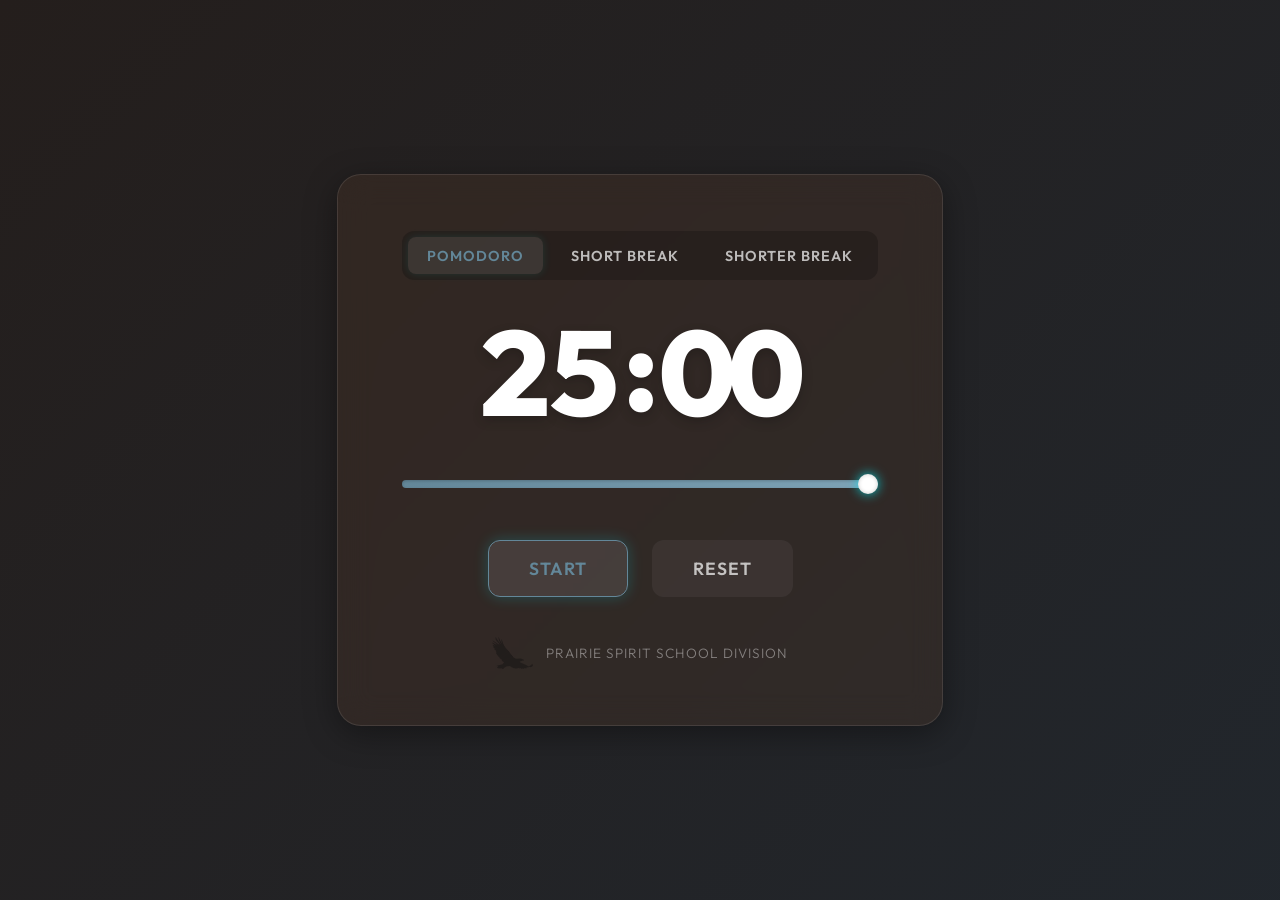
<file: pomodoro/index.html>
<!DOCTYPE html>
<html lang="en">

<head>
    <meta charset="UTF-8">
    <meta name="viewport" content="width=device-width, initial-scale=1.0">
    <title>Modern Pomodoro</title>
    <meta name="description" content="A beautiful and modern Pomodoro timer to boost your productivity.">
    <!-- Google Fonts for modern typography -->
    <link href="https://fonts.googleapis.com/css2?family=Outfit:wght@300;400;600;800&display=swap" rel="stylesheet">
    <link rel="stylesheet" href="styles.css">
</head>

<body>
    <div class="app-container">
        <div class="glass-panel">
            <div class="mode-selector">
                <button id="mode-work" class="mode-btn active">Pomodoro</button>
                <button id="mode-rest" class="mode-btn">Short Break</button>
                <button id="mode-shorter-rest" class="mode-btn">Shorter Break</button>
            </div>

            <div class="timer-display">
                <span id="minutes">25</span><span class="colon">:</span><span id="seconds">00</span>
            </div>

            <div class="timer-control">
                <input type="range" id="time-slider" class="time-slider" min="0" max="1500" value="1500"
                    title="Adjust remaining time">
            </div>

            <div class="controls">
                <button id="start-btn" class="btn primary">Start</button>
                <button id="reset-btn" class="btn secondary">Reset</button>
            </div>

            <div class="branding">
                <img src="logo.png" alt="Prairie Spirit Logo">
                <span>Prairie Spirit School Division</span>
            </div>
        </div>
    </div>

    <script src="script.js"></script>
</body>

</html>
</file>
<file: pomodoro/styles.css>
:root {
    --bg-gradient: linear-gradient(135deg, #241e1c, #1f2f3d, #2d4554);
    --glass-bg: rgba(94, 60, 43, 0.25);
    --glass-border: rgba(255, 255, 255, 0.1);
    --text-primary: #ffffff;
    --text-secondary: rgba(255, 255, 255, 0.7);
    --primary-color: #638799;
    --primary-hover: #7ea3b6;
}

* {
    box-sizing: border-box;
    margin: 0;
    padding: 0;
    font-family: 'Outfit', sans-serif;
}

body {
    background: var(--bg-gradient);
    background-size: 400% 400%;
    animation: gradientBG 15s ease infinite;
    color: var(--text-primary);
    min-height: 100vh;
    display: flex;
    justify-content: center;
    align-items: center;
    overflow: hidden;
}

@keyframes gradientBG {
    0% {
        background-position: 0% 50%;
    }

    50% {
        background-position: 100% 50%;
    }

    100% {
        background-position: 0% 50%;
    }
}

.app-container {
    perspective: 1000px;
    padding: 20px;
}

.glass-panel {
    background: var(--glass-bg);
    backdrop-filter: blur(16px);
    -webkit-backdrop-filter: blur(16px);
    border: 1px solid var(--glass-border);
    border-radius: 24px;
    padding: 3.5rem 4rem;
    box-shadow: 0 8px 32px 0 rgba(0, 0, 0, 0.37);
    display: flex;
    flex-direction: column;
    align-items: center;
    transition: transform 0.4s cubic-bezier(0.175, 0.885, 0.32, 1.275), box-shadow 0.4s ease;
}

.glass-panel:hover {
    box-shadow: 0 16px 40px 0 rgba(0, 0, 0, 0.45);
}

.mode-selector {
    display: flex;
    gap: 0.5rem;
    margin-bottom: 2rem;
    background: rgba(0, 0, 0, 0.2);
    padding: 0.4rem;
    border-radius: 12px;
}

.mode-btn {
    background: transparent;
    border: none;
    color: var(--text-secondary);
    padding: 0.6rem 1.2rem;
    border-radius: 8px;
    cursor: pointer;
    font-size: 0.9rem;
    font-weight: 600;
    transition: all 0.3s ease;
    letter-spacing: 1px;
    text-transform: uppercase;
}

.mode-btn:hover {
    color: var(--text-primary);
}

.mode-btn.active {
    background: rgba(255, 255, 255, 0.1);
    color: var(--primary-color);
    box-shadow: 0 0 10px rgba(0, 242, 254, 0.1);
}

.timer-display {
    font-size: 7.5rem;
    font-weight: 800;
    line-height: 1;
    display: flex;
    align-items: center;
    letter-spacing: -2px;
    text-shadow: 0 4px 12px rgba(0, 0, 0, 0.2);
    margin-bottom: 2.5rem;
    font-variant-numeric: tabular-nums;
}

.colon {
    margin: 0 5px;
    opacity: 0.8;
    animation: blink 1s step-start infinite;
    align-self: center;
    position: relative;
    top: -5px;
}

@keyframes blink {
    50% {
        opacity: 0;
    }
}

.paused .colon {
    animation: none;
    opacity: 1;
}

.timer-control {
    width: 100%;
    margin-bottom: 3rem;
}

.time-slider {
    -webkit-appearance: none;
    appearance: none;
    width: 100%;
    height: 8px;
    background: rgba(255, 255, 255, 0.1);
    border-radius: 4px;
    outline: none;
    box-shadow: inset 0 1px 3px rgba(0, 0, 0, 0.2);
}

.time-slider::-webkit-slider-thumb {
    -webkit-appearance: none;
    appearance: none;
    width: 20px;
    height: 20px;
    border-radius: 50%;
    background: var(--text-primary);
    cursor: pointer;
    box-shadow: 0 0 12px rgba(0, 242, 254, 0.8), inset 0 0 4px rgba(0, 0, 0, 0.2);
    transition: transform 0.1s;
}

.time-slider::-webkit-slider-thumb:hover {
    transform: scale(1.2);
}

.time-slider::-moz-range-thumb {
    width: 20px;
    height: 20px;
    border-radius: 50%;
    background: var(--text-primary);
    cursor: pointer;
    border: none;
    box-shadow: 0 0 15px rgba(0, 242, 254, 0.8), inset 0 0 4px rgba(0, 0, 0, 0.2);
    transition: transform 0.1s;
}

.time-slider::-moz-range-thumb:hover {
    transform: scale(1.2);
}

.controls {
    display: flex;
    gap: 1.5rem;
}

.btn {
    padding: 1rem 2.5rem;
    font-size: 1.1rem;
    font-weight: 600;
    border: none;
    border-radius: 12px;
    cursor: pointer;
    transition: all 0.3s cubic-bezier(0.25, 0.8, 0.25, 1);
    text-transform: uppercase;
    letter-spacing: 1px;
    position: relative;
    overflow: hidden;
}

.btn:active {
    transform: scale(0.95);
}

.primary {
    background: rgba(255, 255, 255, 0.1);
    color: var(--primary-color);
    border: 1px solid var(--primary-color);
    box-shadow: 0 0 15px rgba(0, 242, 254, 0.2);
}

.primary:hover {
    background: var(--primary-color);
    color: #000;
    box-shadow: 0 0 25px rgba(0, 242, 254, 0.5);
}

.secondary {
    background: rgba(255, 255, 255, 0.05);
    color: var(--text-secondary);
    border: 1px solid transparent;
}

.secondary:hover {
    background: rgba(255, 255, 255, 0.1);
    color: var(--text-primary);
    border: 1px solid var(--glass-border);
}

.branding {
    margin-top: 2.5rem;
    display: flex;
    align-items: center;
    gap: 0.8rem;
    opacity: 0.4;
    transition: opacity 0.3s ease;
    filter: grayscale(100%) brightness(200%);
    /* Make black logo white-ish */
}

.branding:hover {
    opacity: 0.8;
}

.branding img {
    height: 32px;
    width: auto;
}

.branding span {
    font-size: 0.85rem;
    font-weight: 300;
    letter-spacing: 1px;
    text-transform: uppercase;
    color: var(--text-primary);
}

/* Responsive adjustments */
@media (max-width: 600px) {
    .glass-panel {
        padding: 2.5rem 2rem;
    }

    .timer-display {
        font-size: 5rem;
    }

    .btn {
        padding: 0.8rem 1.8rem;
        font-size: 1rem;
    }
}
</file>
